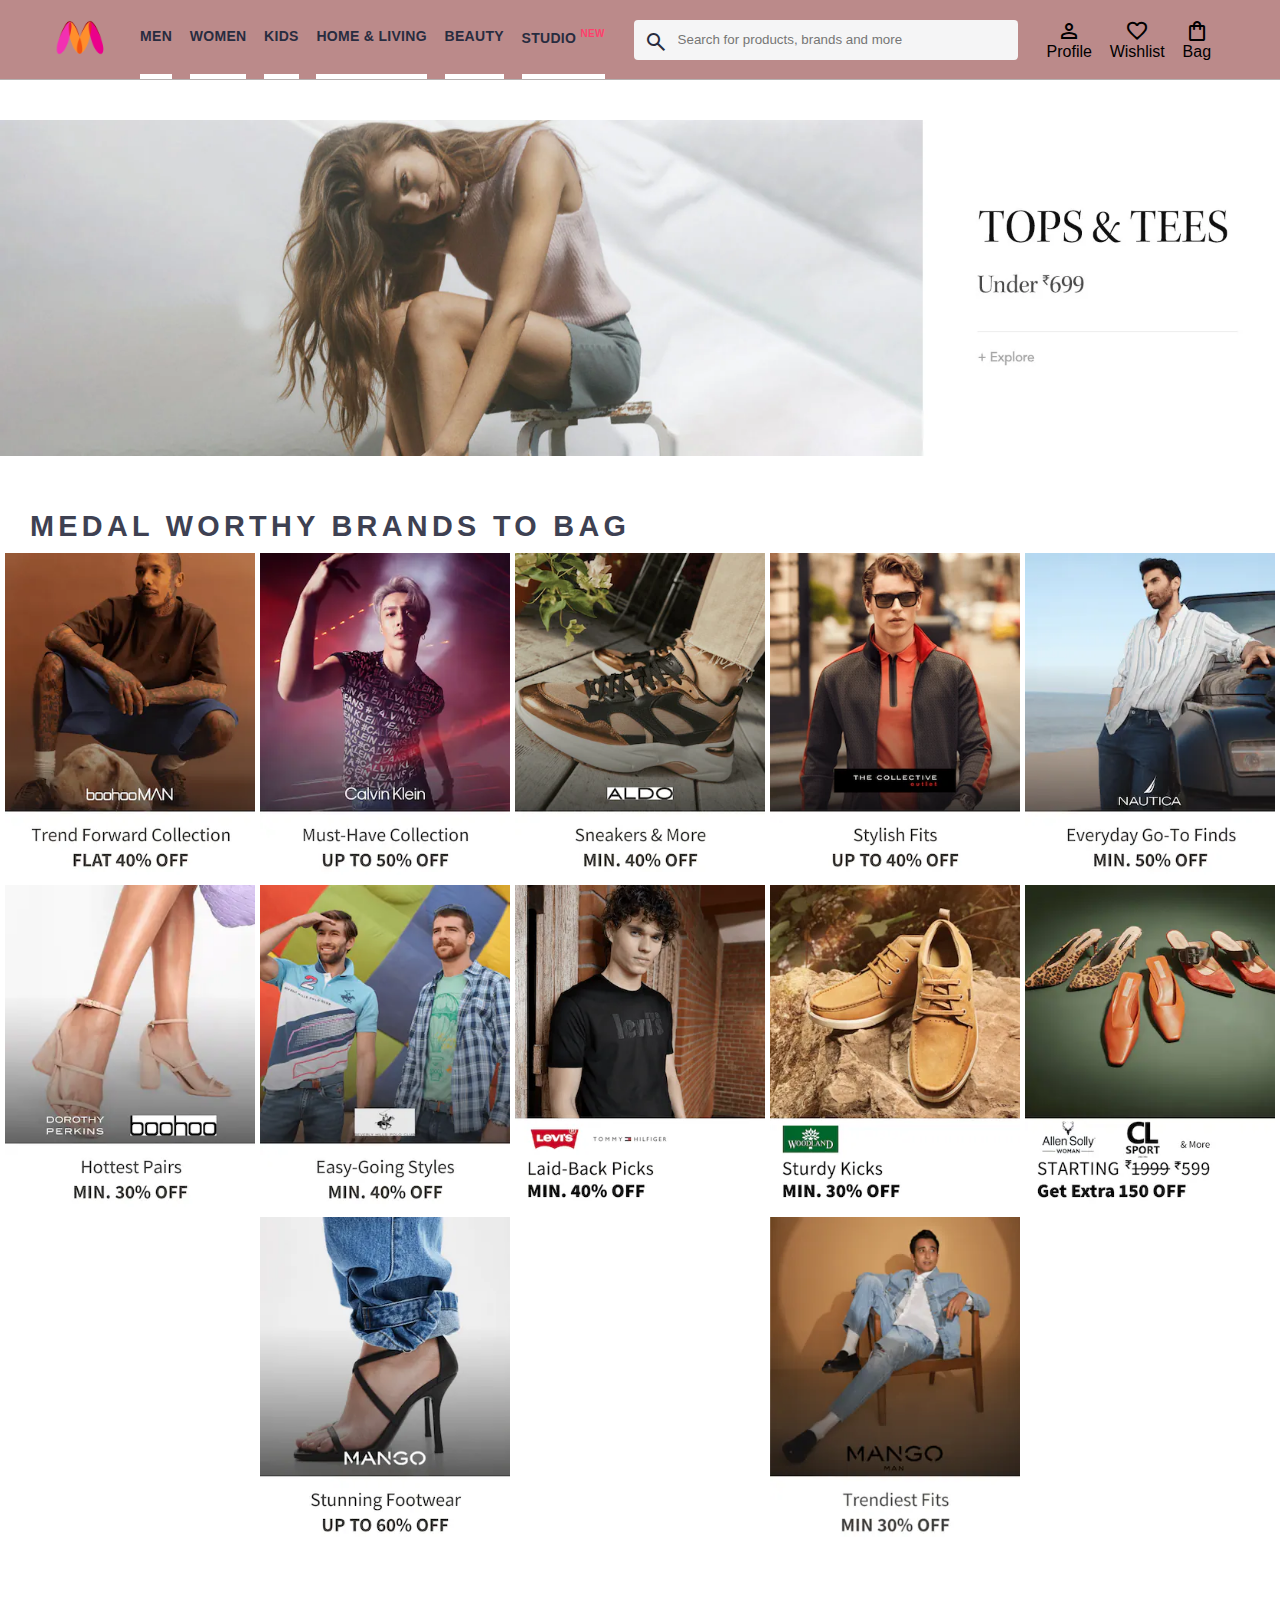
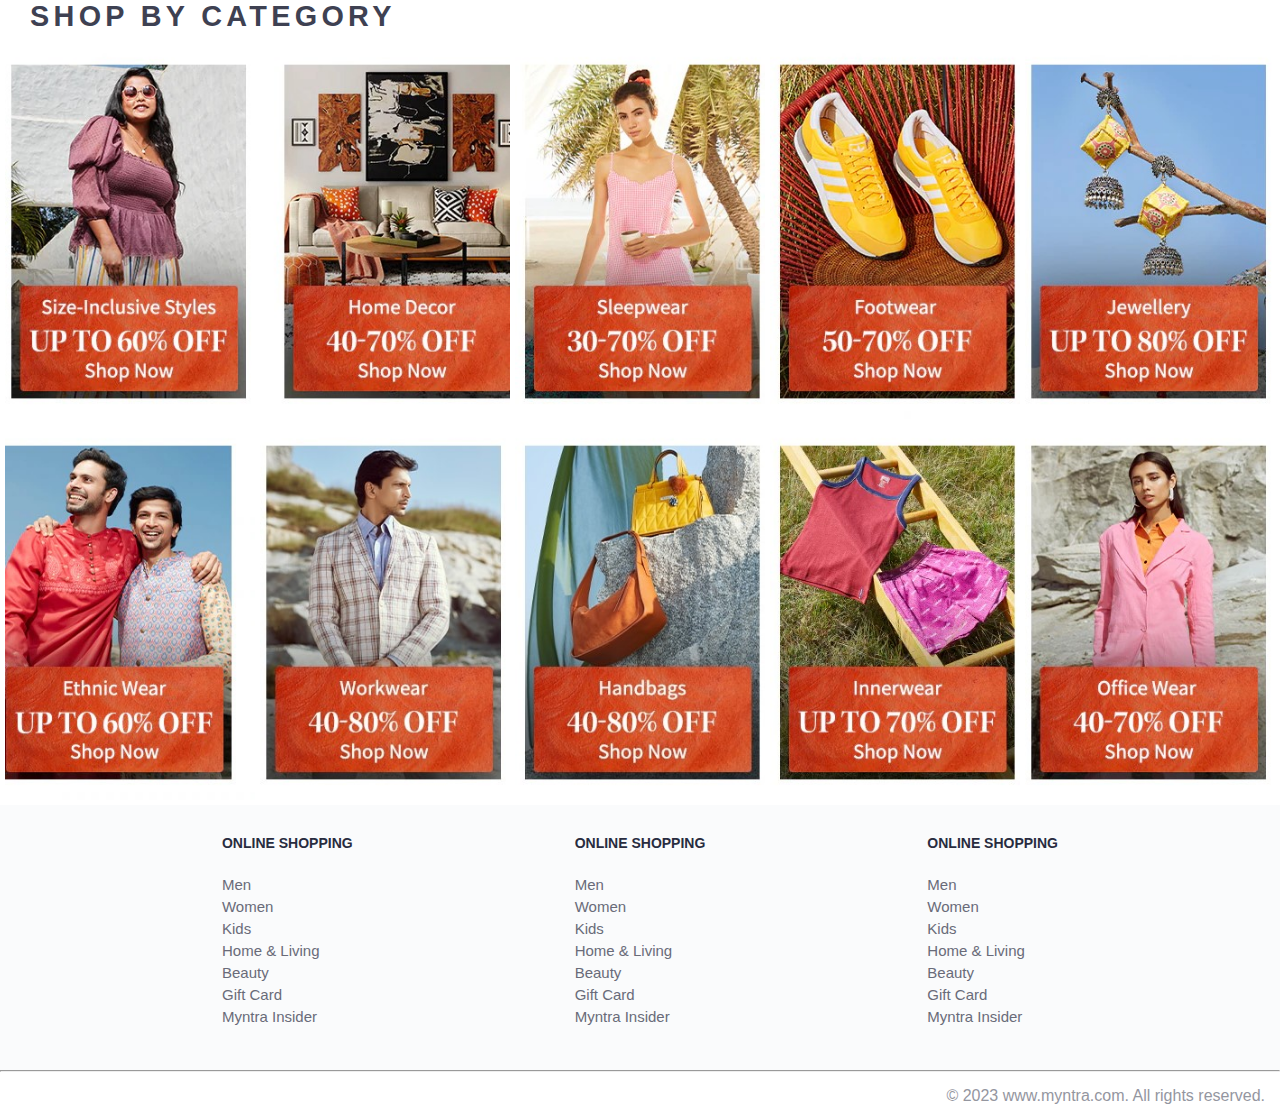
<file: Project_2_Myntra_Clone/index.html>
<!DOCTYPE html>
<html lang="en">
<head>
    <title>Myntra Clone</title>
    <link rel="stylesheet" href="index.css">
    <link rel="stylesheet" href="https://fonts.googleapis.com/css2?family=Material+Symbols+Outlined:opsz,wght,FILL,GRAD@20..48,100..700,0..1,-50..200" />
</head>
<body>
    <header>

        <div class="logo_container">
            <a href="#"><img class="myntra_home" src="images/myntra_logo.webp" alt="Myntra Home"></a>
        </div>

        <nav class="nav_bar">
            <a href="#">Men</a>
            <a href="#">Women</a>
            <a href="#">Kids</a>
            <a href="#">Home & Living</a>
            <a href="#">Beauty</a>
            <a href="#">Studio <sup>New</sup></a>
        </nav>

        <div class="search_bar">
            <span class="material-symbols-outlined search_icon">search</span>
            <input class="search_input" placeholder="Search for products, brands and more">
        </div>

        <div class="action_bar">

            <div class="action_container">
                <span class="material-symbols-outlined action_icon">person</span>
                <span class="action_name">Profile</span>
            </div>

            <div class="action_container">
                <span class="material-symbols-outlined action_icon">favorite</span>
                <span class="action_name">Wishlist</span>
            </div>

            <div class="action_container">
                <span class="material-symbols-outlined action_icon">shopping_bag</span>
                <span class="action_name">Bag</span>
            </div>

        </div>
    </header>

    <main>

        <div class="banner_container">
            <img class="banner_image" src="images/banner.jpg" alt="Main Banner">
        </div>

        <div class="category_heading">MEDAL WORTHY BRANDS TO BAG</div>
        <div class="category_items">
            <a href="#"><img class="sale_item" src="images/offers/1.png"></a>
            <a href="#"><img class="sale_item" src="images/offers/2.png"></a>
            <a href="#"><img class="sale_item" src="images/offers/3.png"></a>
            <a href="#"><img class="sale_item" src="images/offers/4.png"></a>
            <a href="#"><img class="sale_item" src="images/offers/5.png"></a>
            <a href="#"><img class="sale_item" src="images/offers/6.png"></a>
            <a href="#"><img class="sale_item" src="images/offers/7.png"></a>
            <a href="#"><img class="sale_item" src="images/offers/8.png"></a>
            <a href="#"><img class="sale_item" src="images/offers/9.png"></a>
            <a href="#"><img class="sale_item" src="images/offers/10.png"></a>
            <a href="#"><img class="sale_item" src="images/offers/11.png"></a>
            <a href="#"><img class="sale_item" src="images/offers/12.png"></a>
        </div>

        <div class="category_heading">SHOP BY CATEGORY</div>
        <div class="category_items">
            <a href="#"><img class="sale_item" src="images/categories/1.jpg"></a>
            <a href="#"><img class="sale_item" src="images/categories/2.jpg"></a>
            <a href="#"><img class="sale_item" src="images/categories/3.jpg"></a>
            <a href="#"><img class="sale_item" src="images/categories/4.jpg"></a>
            <a href="#"><img class="sale_item" src="images/categories/5.jpg"></a>
            <a href="#"><img class="sale_item" src="images/categories/6.jpg"></a>
            <a href="#"><img class="sale_item" src="images/categories/7.jpg"></a>
            <a href="#"><img class="sale_item" src="images/categories/8.jpg"></a>
            <a href="#"><img class="sale_item" src="images/categories/9.jpg"></a>
            <a href="#"><img class="sale_item" src="images/categories/10.jpg"></a>
        </div>
    </main>

    <footer>
        <div class="footer_container">
            <div class="footer_column">
                <h3>ONLINE SHOPPING</h3>

                <a href="#">Men</a>
                <a href="#">Women</a>
                <a href="#">Kids</a>
                <a href="#">Home & Living</a>
                <a href="#">Beauty</a>
                <a href="#">Gift Card</a>
                <a href="#">Myntra Insider</a>
            </div>

            <div class="footer_column">
                <h3>ONLINE SHOPPING</h3>

                <a href="#">Men</a>
                <a href="#">Women</a>
                <a href="#">Kids</a>
                <a href="#">Home & Living</a>
                <a href="#">Beauty</a>
                <a href="#">Gift Card</a>
                <a href="#">Myntra Insider</a>
            </div>

            <div class="footer_column">
                <h3>ONLINE SHOPPING</h3>

                <a href="#">Men</a>
                <a href="#">Women</a>
                <a href="#">Kids</a>
                <a href="#">Home & Living</a>
                <a href="#">Beauty</a>
                <a href="#">Gift Card</a>
                <a href="#">Myntra Insider</a>
            </div>
        </div>

        <hr>

        <div class="copyright">
            © 2023 www.myntra.com. All rights reserved.
        </div>
        
    </footer>
</body>
</html>
</file>
<file: Project_2_Myntra_Clone/index.css>
* {
    margin: 0;
    padding: 0;
    font-family: Assistant,-apple-system,BlinkMacSystemFont,Segoe UI,Roboto,Helvetica,Arial,sans-serif;
    box-sizing: border-box;
}
header {
    display: flex;
    background-color: #bb8a8a;
    height: 80px;
    justify-content: space-between;
    align-items: center;
    border-bottom: 1px solid #b6b1b1;
}
.myntra_home {
    height: 45px;
}
.logo_container {
    margin-left: 4%;
}
.action_bar {
    margin-right: 4%;
}
.nav_bar {
    display: flex;
    min-width: 500px;
    justify-content: space-evenly;
}
.nav_bar a {
    font-size: 14px;
    letter-spacing: .3px;
    color: #282c3f;
    font-weight: 700;
    text-transform: uppercase;
    text-decoration: none;
    padding: 28px 0;
    border-bottom: 5px solid #ffffff;
}
.nav_bar a:hover {
    border-bottom: 4px solid #f54e77;
}

.nav_bar a sup {
    color: #ff3f6c;
    font-size: 10px;
}

.search_bar {
    height: 40px;
    min-width: 200px;
    width: 30%;
    display: flex;
    align-items: center;
}
.search_icon {
    box-sizing: content-box;
    height: 20px;
    padding: 10px;

    background-color: #f5f5f6;
    color: #282c3f;
    font-weight: 300;
    border-radius: 4px 0 0 4px;
}
.search_input {
    color: #696e79;
    background-color: #f5f5f6;
    flex-grow: 1;
    height: 40px;
    border: 0;
    border-radius: 0 4px 4px 0;
}

.action_bar {
    display: flex;
    min-width: 200px;
    justify-content: space-evenly;
}

.action_container {
    display: flex;
    flex-direction: column;
    align-items: center;
}

/* Main section */
.banner_container {
    margin: 40px 0;
}
.banner_image {
    width: 100%;
}

.category_heading {
    text-transform: uppercase;
    color: #3e4152;
    letter-spacing: .15em;
    font-size: 1.8em;
    margin: 50px 0 10px 30px;
    max-height: 5em;
    font-weight: 700;
}

.category_items {
    display: flex;
    flex-wrap: wrap;
    justify-content: space-evenly;
}

.sale_item {
    width: 250px;
}

.footer_container {
    padding: 30px 0px 40px 0px;
    background: #FAFBFC;
    display: flex;
    justify-content: space-evenly;
}

.footer_column {
    display: flex;
    flex-direction: column;
}

.footer_column h3 {
    color: #282c3f;
    font-size: 14px;
    margin-bottom: 25px;
}

.footer_column a {
    color: #696b79;
    font-size: 15px;
    text-decoration: none;
    padding-bottom: 5px;
}

.copyright {
    color: #94969f;
    text-align: end;
    padding: 15px;
}
</file>
